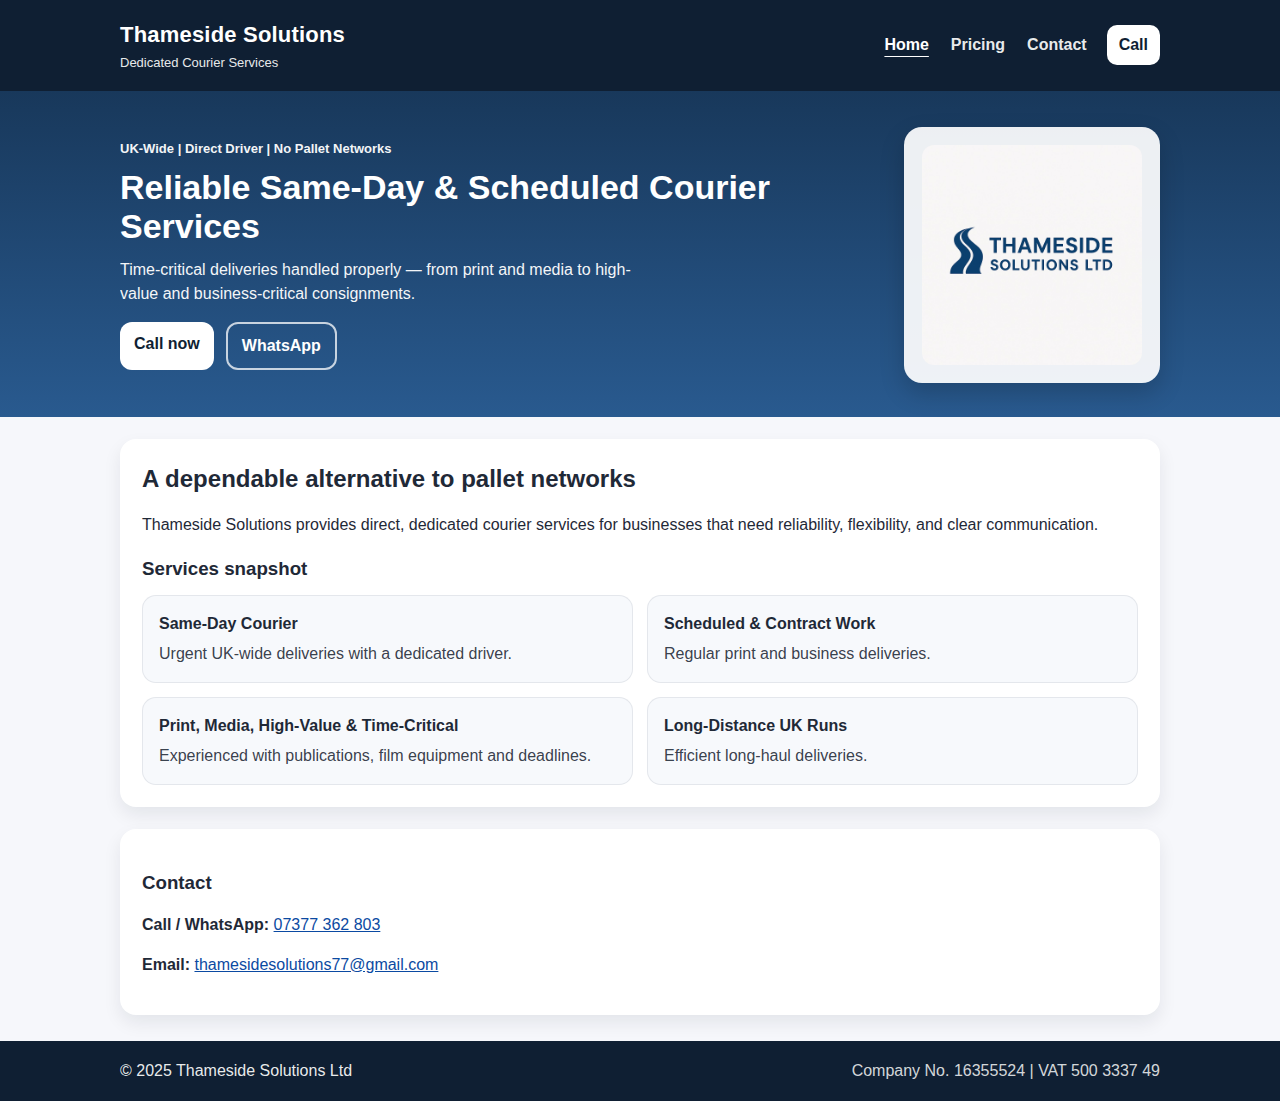
<file: index.html>
<!doctype html>
<html lang="en">
<head>
  <meta charset="utf-8" />
  <meta name="viewport" content="width=device-width, initial-scale=1" />
  <title>Same-Day Courier Services UK | Thameside Solutions</title>
  <meta name="description" content="UK-wide same-day and scheduled courier services. Dedicated driver, no pallet networks. Trusted for print, media, high-value and time-critical deliveries." />
  <meta name="robots" content="index, follow" />
<meta name="author" content="Thameside Solutions Ltd" />
  <link rel="stylesheet" href="styles.css" />
</head>

<body>
  <!-- Top header / nav -->
  <header class="site-header">
    <div class="container header-inner">
      <div class="brand-left">
        <div class="brand-title">Thameside Solutions</div>
        <div class="brand-subtitle">Dedicated Courier Services</div>
      </div>

      <nav class="nav">
        <a class="nav-link active" href="index.html">Home</a>
        <a class="nav-link" href="pricing.html">Pricing</a>
        <a class="nav-link" href="contact.html">Contact</a>
        <a class="nav-cta" href="tel:07377362803">Call</a>
      </nav>
    </div>
  </header>

  <!-- Hero -->
  <section class="hero">
    <div class="container hero-inner">
      <div class="hero-text">
        <div class="hero-kicker">UK-Wide | Direct Driver | No Pallet Networks</div>

        <h1>Reliable Same-Day &amp; Scheduled Courier Services</h1>

        <p class="hero-lead">
          Time-critical deliveries handled properly — from print and media to high-value and business-critical consignments.
        </p>

        <div class="hero-actions">
          <a class="btn" href="tel:07377362803">Call now</a>
          <a class="btn btn-outline" href="https://wa.me/447377362803" target="_blank" rel="noopener">WhatsApp</a>
        </div>
      </div>

      <div class="hero-logo-wrap" aria-label="Thameside Solutions Logo">
        <!-- Make sure your logo file is named EXACTLY: logo.jpg -->
        <img class="hero-logo" src="logo.jpg" alt="Thameside Solutions Ltd logo" />
      </div>
    </div>
  </section>

  <!-- Main content -->
  <main class="container">
    <section class="panel">
      <h2>A dependable alternative to pallet networks</h2>
      <p>
        Thameside Solutions provides direct, dedicated courier services for businesses that need reliability, flexibility, and clear communication.
      </p>

      <h3>Services snapshot</h3>

      <div class="cards">
        <div class="card">
          <h4>Same-Day Courier</h4>
          <p>Urgent UK-wide deliveries with a dedicated driver.</p>
        </div>

        <div class="card">
          <h4>Scheduled &amp; Contract Work</h4>
          <p>Regular print and business deliveries.</p>
        </div>

        <div class="card">
          <h4>Print, Media, High-Value &amp; Time-Critical</h4>
          <p>Experienced with publications, film equipment and deadlines.</p>
        </div>

        <div class="card">
          <h4>Long-Distance UK Runs</h4>
          <p>Efficient long-haul deliveries.</p>
        </div>
      </div>
    </section>

    <section id="contact" class="panel contact">
      <h3>Contact</h3>
      <p><strong>Call / WhatsApp:</strong> <a href="tel:07377362803">07377 362 803</a></p>
      <p><strong>Email:</strong> <a href="mailto:thamesidesolutions77@gmail.com">thamesidesolutions77@gmail.com</a></p>
    </section>
  </main>

  <footer class="site-footer">
    <div class="container footer-inner">
      <div>© 2025 Thameside Solutions Ltd</div>
      <div class="footer-meta">Company No. 16355524 | VAT 500 3337 49</div>
    </div>
  </footer>
</body>
</html>
</file>
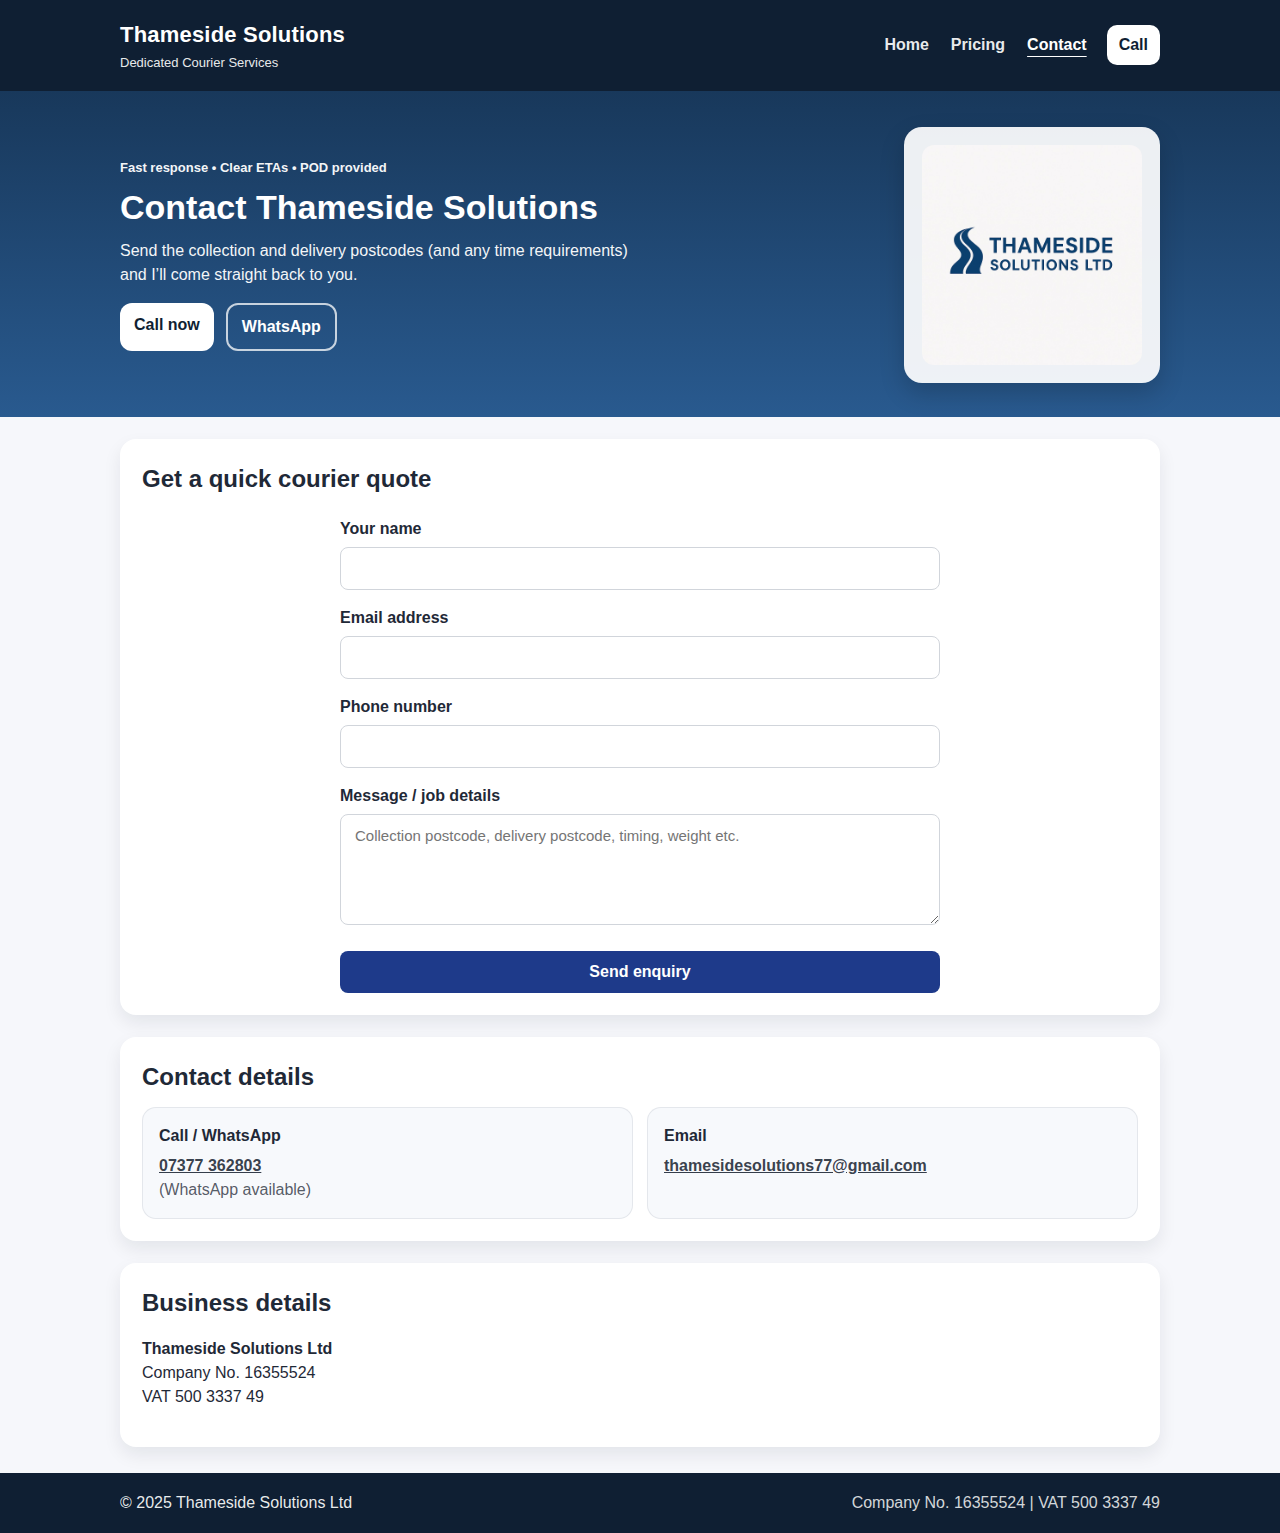
<file: contact.html>
<!doctype html>
<html lang="en">
<head>
  <meta charset="utf-8" />
  <meta name="viewport" content="width=device-width, initial-scale=1" />
  <title>Contact – Thameside Solutions</title>
  <link rel="stylesheet" href="styles.css" />
</head>

<body>
  <!-- Top header / nav (matches Home) -->
  <header class="site-header">
    <div class="container header-inner">
      <div class="brand-left">
        <div class="brand-title">Thameside Solutions</div>
        <div class="brand-subtitle">Dedicated Courier Services</div>
      </div>

      <nav class="nav">
        <a class="nav-link" href="index.html">Home</a>
        <a class="nav-link" href="pricing.html">Pricing</a>
        <a class="nav-link active" href="contact.html">Contact</a>
        <a class="nav-cta" href="tel:07377362803">Call</a>
      </nav>
    </div>
  </header>

  <!-- Hero -->
  <section class="hero">
    <div class="container hero-inner">
      <div class="hero-text">
        <div class="hero-kicker">Fast response • Clear ETAs • POD provided</div>
       <h1>Contact Thameside Solutions</h1>
        <p class="hero-lead">
          Send the collection and delivery postcodes (and any time requirements) and I’ll come straight back to you.
        </p>

        <div class="hero-actions">
          <a class="btn" href="tel:07377362803">Call now</a>
          <a class="btn btn-outline" href="https://wa.me/447377362803" target="_blank" rel="noopener">WhatsApp</a>
        </div>
      </div>

      <div class="hero-logo-wrap" aria-label="Thameside Solutions Logo">
        <img class="hero-logo" src="logo.jpg" alt="Thameside Solutions Ltd logo" />
      </div>
    </div>
  </section>

  <!-- Main content -->
  <main class="container">
    <section class="panel">
  <h2>Get a quick courier quote</h2>

  <form class="contact-form" action="https://formspree.io/f/manrrjjk" method="POST">
    <div class="form-row">
      <label>
        Your name
        <input type="text" name="name" required>
      </label>
    </div>

    <div class="form-row">
      <label>
        Email address
        <input type="email" name="email" required>
      </label>
    </div>

    <div class="form-row">
      <label>
        Phone number
        <input type="tel" name="phone">
      </label>
    </div>

    <div class="form-row">
      <label>
        Message / job details
        <textarea name="message" rows="5" placeholder="Collection postcode, delivery postcode, timing, weight etc." required></textarea>
      </label>
    </div>

    <button class="btn" type="submit">Send enquiry</button>
  </form>
</section>

    <section class="panel">
      <h2>Contact details</h2>

      <div class="cards">
        <div class="card">
          <h4>Call / WhatsApp</h4>
          <p>
            <a href="tel:07377362803"><strong>07377 362803</strong></a><br/>
            <span style="opacity:0.85;">(WhatsApp available)</span>
          </p>
        </div>

        <div class="card">
          <h4>Email</h4>
          <p>
            <a href="mailto:thamesidesolutions77@gmail.com"><strong>thamesidesolutions77@gmail.com</strong></a>
          </p>
        </div>
      </div>
    </section>

    <section class="panel">
      <h2>Business details</h2>
      <p>
        <strong>Thameside Solutions Ltd</strong><br/>
        Company No. 16355524<br/>
        VAT 500 3337 49
      </p>
    </section>
  </main>

  <footer class="site-footer">
    <div class="container footer-inner">
      <div>© 2025 Thameside Solutions Ltd</div>
      <div class="footer-meta">Company No. 16355524 | VAT 500 3337 49</div>
    </div>
  </footer>
</body>
</html>
</file>
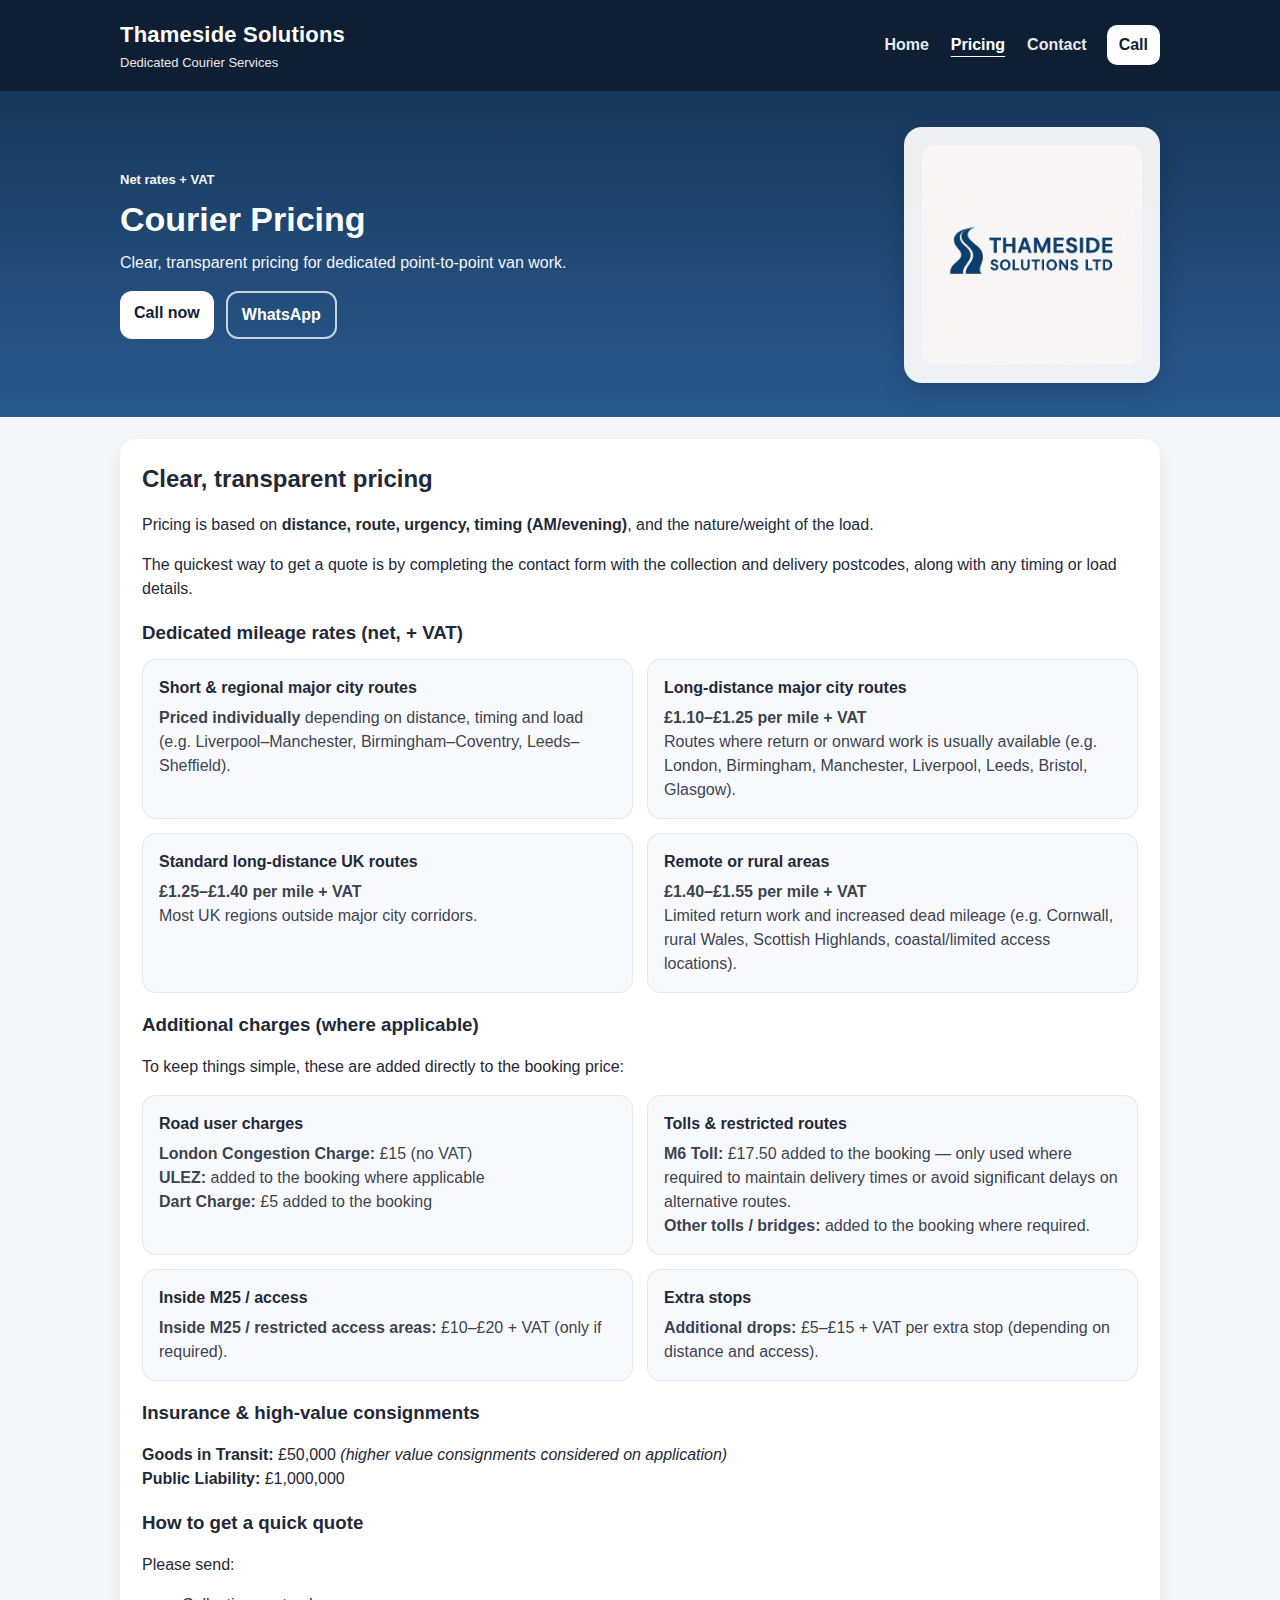
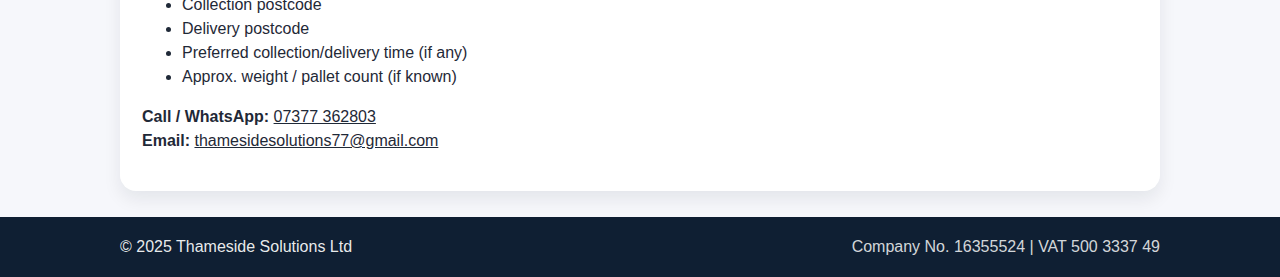
<file: pricing.html>
<!doctype html>
<html lang="en">
<head>
  <meta charset="utf-8" />
  <meta name="viewport" content="width=device-width, initial-scale=1" />
  <title>Courier Pricing | Same-Day &amp; Scheduled Deliveries | Thameside Solutions</title>
  <meta name="description" content="Clear, transparent courier pricing for same-day and scheduled deliveries across the UK. Dedicated driver, direct point-to-point service.">
  <meta name="robots" content="index, follow">
<meta name="author" content="Thameside Solutions Ltd">
  <link rel="stylesheet" href="styles.css" />
</head>

<body>
  <!-- Top header / nav (matches Home) -->
  <header class="site-header">
    <div class="container header-inner">
      <div class="brand-left">
        <div class="brand-title">Thameside Solutions</div>
        <div class="brand-subtitle">Dedicated Courier Services</div>
      </div>

      <nav class="nav">
        <a class="nav-link" href="index.html">Home</a>
        <a class="nav-link active" href="pricing.html">Pricing</a>
        <a class="nav-link" href="contact.html">Contact</a>
        <a class="nav-cta" href="tel:07377362803">Call</a>
      </nav>
    </div>
  </header>

  <!-- Hero (matches Home style) -->
  <section class="hero">
    <div class="container hero-inner">
      <div class="hero-text">
        <div class="hero-kicker">Net rates + VAT</div>
        <h1>Courier Pricing</h1>
        <p class="hero-lead">
          Clear, transparent pricing for dedicated point-to-point van work.
        </p>

        <div class="hero-actions">
          <a class="btn" href="tel:07377362803">Call now</a>
          <a class="btn btn-outline" href="https://wa.me/447377362803" target="_blank" rel="noopener">WhatsApp</a>
        </div>
      </div>

      <div class="hero-logo-wrap" aria-label="Thameside Solutions Logo">
        <img class="hero-logo" src="logo.jpg" alt="Thameside Solutions Ltd logo" />
      </div>
    </div>
  </section>

  <!-- Main content -->
  <main class="container">
    <section class="panel">
      <h2>Clear, transparent pricing</h2>
      <p>
        Pricing is based on <strong>distance, route, urgency, timing (AM/evening)</strong>, and the nature/weight of the load.
        <p>
The quickest way to get a quote is by completing the contact form with the collection and delivery postcodes, along with any timing or load details.
</p>

      <h3>Dedicated mileage rates (net, + VAT)</h3>

      <div class="cards">
        <div class="card">
          <h4>Short &amp; regional major city routes</h4>
          <p>
            <strong>Priced individually</strong> depending on distance, timing and load
            (e.g. Liverpool–Manchester, Birmingham–Coventry, Leeds–Sheffield).
          </p>
        </div>

        <div class="card">
          <h4>Long-distance major city routes</h4>
          <p>
            <strong>£1.10–£1.25 per mile + VAT</strong><br/>
            Routes where return or onward work is usually available
            (e.g. London, Birmingham, Manchester, Liverpool, Leeds, Bristol, Glasgow).
          </p>
        </div>

        <div class="card">
          <h4>Standard long-distance UK routes</h4>
          <p>
            <strong>£1.25–£1.40 per mile + VAT</strong><br/>
            Most UK regions outside major city corridors.
          </p>
        </div>

        <div class="card">
          <h4>Remote or rural areas</h4>
          <p>
            <strong>£1.40–£1.55 per mile + VAT</strong><br/>
            Limited return work and increased dead mileage
            (e.g. Cornwall, rural Wales, Scottish Highlands, coastal/limited access locations).
          </p>
        </div>
      </div>

      <h3>Additional charges (where applicable)</h3>
      <p>To keep things simple, these are added directly to the booking price:</p>

      <div class="cards">
        <div class="card">
          <h4>Road user charges</h4>
          <p>
            <strong>London Congestion Charge:</strong> £15 (no VAT)<br/>
            <strong>ULEZ:</strong> added to the booking where applicable<br/>
            <strong>Dart Charge:</strong> £5 added to the booking
          </p>
        </div>

        <div class="card">
          <h4>Tolls &amp; restricted routes</h4>
          <p>
            <strong>M6 Toll:</strong> £17.50 added to the booking — only used where required to maintain delivery times
            or avoid significant delays on alternative routes.<br/>
            <strong>Other tolls / bridges:</strong> added to the booking where required.
          </p>
        </div>

        <div class="card">
          <h4>Inside M25 / access</h4>
          <p>
            <strong>Inside M25 / restricted access areas:</strong> £10–£20 + VAT (only if required).
          </p>
        </div>

        <div class="card">
          <h4>Extra stops</h4>
          <p>
            <strong>Additional drops:</strong> £5–£15 + VAT per extra stop (depending on distance and access).
          </p>
        </div>
      </div>

      <h3>Insurance &amp; high-value consignments</h3>
      <p>
        <strong>Goods in Transit:</strong> £50,000 <em>(higher value consignments considered on application)</em><br/>
        <strong>Public Liability:</strong> £1,000,000
      </p>

      <h3>How to get a quick quote</h3>
      <p>Please send:</p>
      <ul>
        <li>Collection postcode</li>
        <li>Delivery postcode</li>
        <li>Preferred collection/delivery time (if any)</li>
        <li>Approx. weight / pallet count (if known)</li>
      </ul>

      <p>
        <strong>Call / WhatsApp:</strong> <a href="tel:07377362803">07377 362803</a><br/>
        <strong>Email:</strong> <a href="mailto:thamesidesolutions77@gmail.com">thamesidesolutions77@gmail.com</a>
      </p>
    </section>
  </main>

  <footer class="site-footer">
    <div class="container footer-inner">
      <div>© 2025 Thameside Solutions Ltd</div>
      <div class="footer-meta">Company No. 16355524 | VAT 500 3337 49</div>
    </div>
  </footer>
</body>
</html>
</file>
<file: styles.css>
/* ===== Base ===== */
* { box-sizing: border-box; }
html, body { margin: 0; padding: 0; }
body {
  font-family: -apple-system, BlinkMacSystemFont, "Segoe UI", Roboto, Arial, sans-serif;
  line-height: 1.5;
  color: #1f2937;
  background: #f6f7fb;
}

a { color: inherit; }
.container {
  width: min(1040px, calc(100% - 40px));
  margin: 0 auto;
}

/* ===== Header / Nav ===== */
.site-header {
  background: #0f1f33;
  color: #ffffff;
}

.header-inner {
  display: flex;
  justify-content: space-between;
  align-items: center;
  padding: 18px 0;
  gap: 18px;
}

.brand-title {
  font-size: 22px;
  font-weight: 800;
  letter-spacing: 0.2px;
}

.brand-subtitle {
  font-size: 13px;
  opacity: 0.9;
  margin-top: 2px;
}

.nav {
  display: flex;
  align-items: center;
  gap: 18px;
  flex-wrap: wrap;
}

.nav-link {
  text-decoration: none;
  font-weight: 600;
  color: rgba(255,255,255,0.92);
  padding: 6px 2px;
}

.nav-link:hover { color: #ffffff; text-decoration: underline; }

.nav-link.active {
  color: #ffffff;
  text-decoration: underline;
  text-underline-offset: 6px;
}

.nav-cta {
  text-decoration: none;
  font-weight: 700;
  color: #0f1f33;
  background: #ffffff;
  padding: 8px 12px;
  border-radius: 10px;
}

/* ===== Hero ===== */
.hero {
  background: linear-gradient(180deg, #18385b 0%, #295a8f 100%);
  color: #ffffff;
  padding: 36px 0 34px;
}

.hero-inner {
  display: grid;
  grid-template-columns: 1.4fr 0.6fr;
  align-items: center;
  gap: 28px;
}

.hero-kicker {
  font-size: 13px;
  font-weight: 700;
  opacity: 0.95;
  margin-bottom: 10px;
}

.hero h1 {
  font-size: 34px;
  line-height: 1.15;
  margin: 0 0 12px;
}

.hero-lead {
  margin: 0 0 16px;
  opacity: 0.95;
  max-width: 60ch;
}

.hero-actions {
  display: flex;
  gap: 12px;
  flex-wrap: wrap;
  margin-top: 10px;
}

/* Logo block in hero (bigger + readable) */
.hero-logo-wrap {
  justify-self: end;
  background: rgba(255,255,255,0.92);
  border-radius: 18px;
  padding: 18px;
  box-shadow: 0 10px 24px rgba(0,0,0,0.18);
}

.hero-logo {
  display: block;
  width: 220px;     /* change this to 240/260 if you want bigger */
  height: auto;
  border-radius: 12px;
}

/* Buttons */
.btn {
  display: inline-block;
  text-decoration: none;
  font-weight: 800;
  background: #ffffff;
  color: #0f1f33;
  padding: 10px 14px;
  border-radius: 12px;
}

.btn:hover { filter: brightness(0.96); }

.btn-outline {
  background: transparent;
  color: #ffffff;
  border: 2px solid rgba(255,255,255,0.75);
}

/* ===== Panels / Cards ===== */
.panel {
  background: #ffffff;
  margin: 22px 0;
  padding: 22px;
  border-radius: 16px;
  box-shadow: 0 8px 18px rgba(16, 24, 40, 0.08);
}

.panel h2 { margin: 0 0 10px; }
.panel h3 { margin: 18px 0 12px; }

.cards {
  display: grid;
  grid-template-columns: repeat(2, minmax(0, 1fr));
  gap: 14px;
  margin-top: 12px;
}

.card {
  background: #f7f9fc;
  border: 1px solid rgba(15, 31, 51, 0.08);
  border-radius: 14px;
  padding: 16px;
}

.card h4 {
  margin: 0 0 6px;
  font-size: 16px;
}

.card p { margin: 0; color: rgba(31,41,55,0.9); }

.contact a { color: #0b4aa2; }

/* ===== Footer ===== */
.site-footer {
  background: #0f1f33;
  color: rgba(255,255,255,0.92);
  padding: 18px 0;
  margin-top: 26px;
}

.footer-inner {
  display: flex;
  justify-content: space-between;
  gap: 14px;
  flex-wrap: wrap;
}

.footer-meta { opacity: 0.9; }

/* ===== Responsive ===== */
@media (max-width: 780px) {
  .header-inner { flex-direction: column; align-items: flex-start; }
  .hero-inner { grid-template-columns: 1fr; }
  .hero-logo-wrap { justify-self: start; }
  .cards { grid-template-columns: 1fr; }
  .hero h1 { font-size: 28px; }
}
/* ===== Contact form ===== */

.contact-form {
  max-width: 600px;
  margin: 20px auto 0;
  display: flex;
  flex-direction: column;
  gap: 16px;
}

.contact-form label {
  font-weight: 600;
  color: #1f2937;
  display: flex;
  flex-direction: column;
  gap: 6px;
}

.contact-form input,
.contact-form textarea {
  padding: 12px 14px;
  font-size: 15px;
  border-radius: 8px;
  border: 1px solid #d1d5db;
  font-family: inherit;
}

.contact-form input:focus,
.contact-form textarea:focus {
  outline: none;
  border-color: #1e40af;
}

.contact-form button {
  margin-top: 10px;
  padding: 12px 18px;
  font-size: 16px;
  font-weight: 600;
  color: #ffffff;
  background: #1e3a8a;
  border: none;
  border-radius: 8px;
  cursor: pointer;
}

.contact-form button:hover {
  background: #1e40af;
}
</file>
